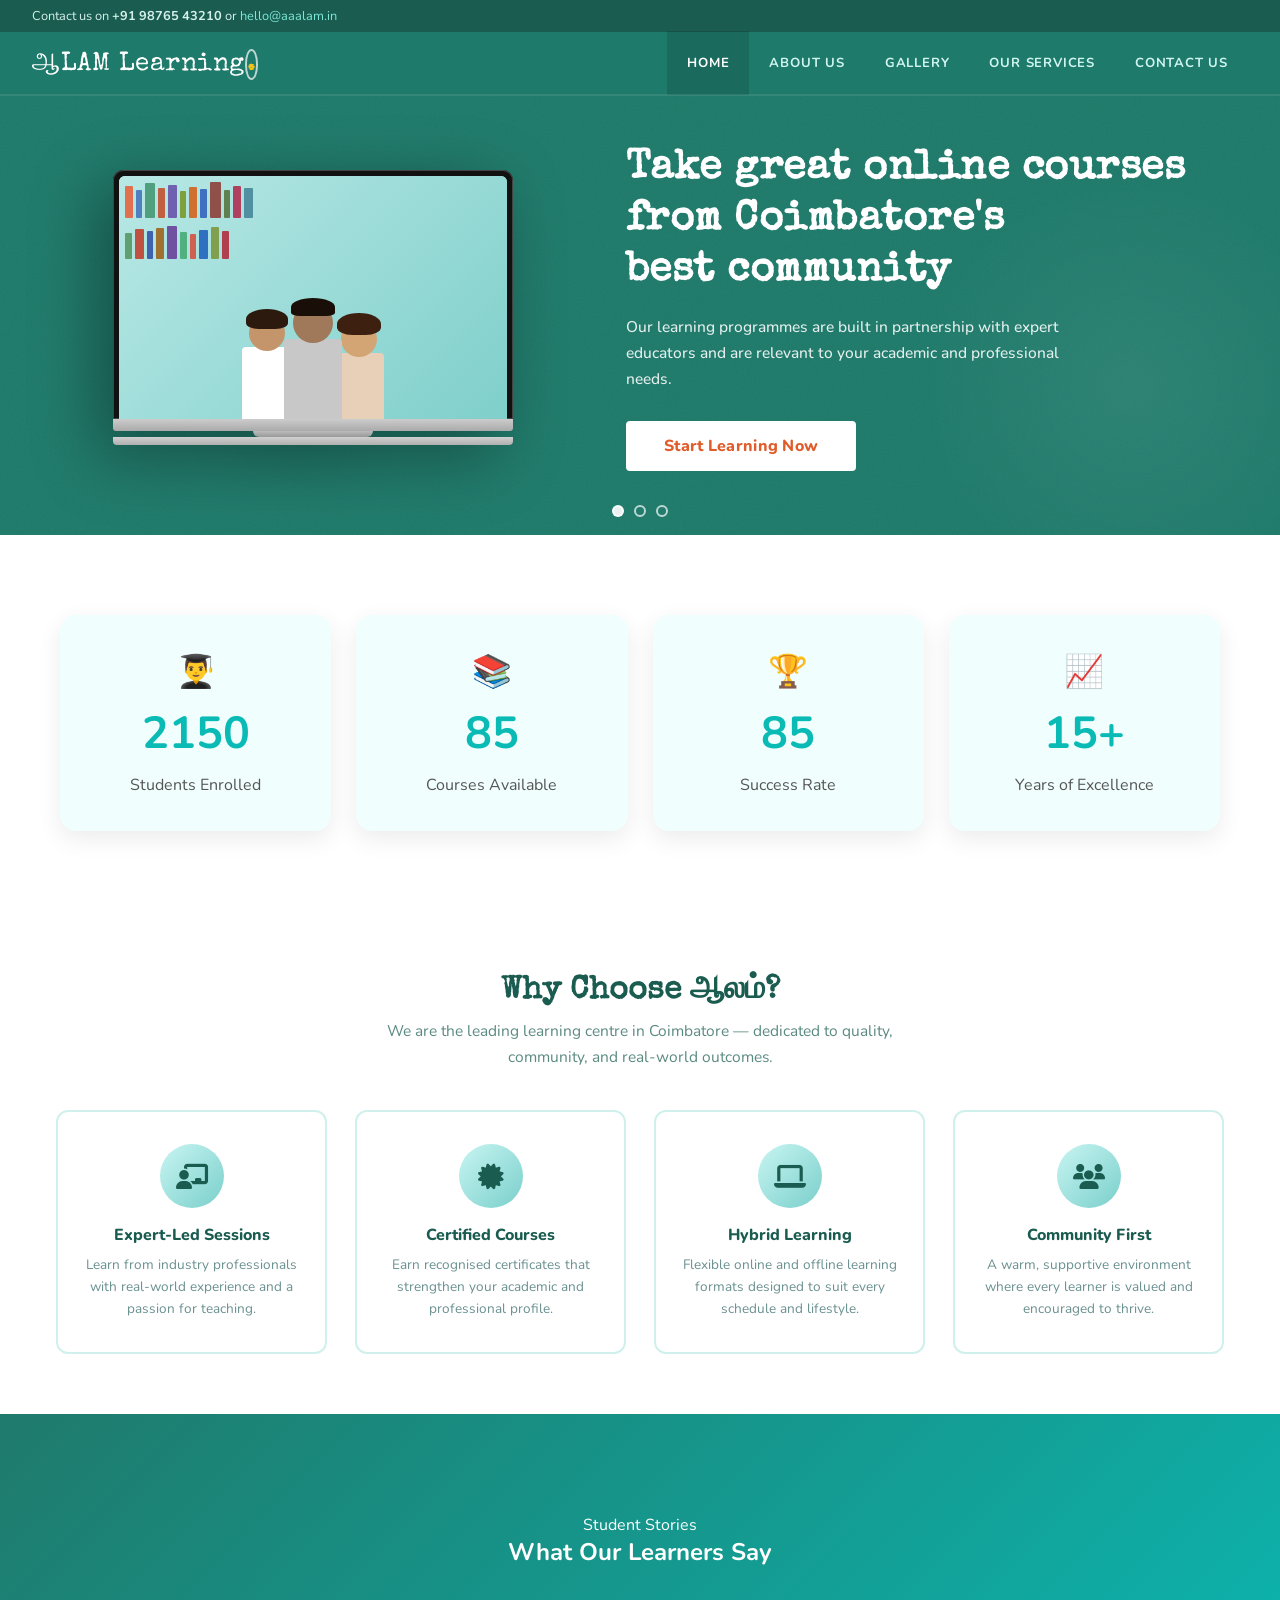
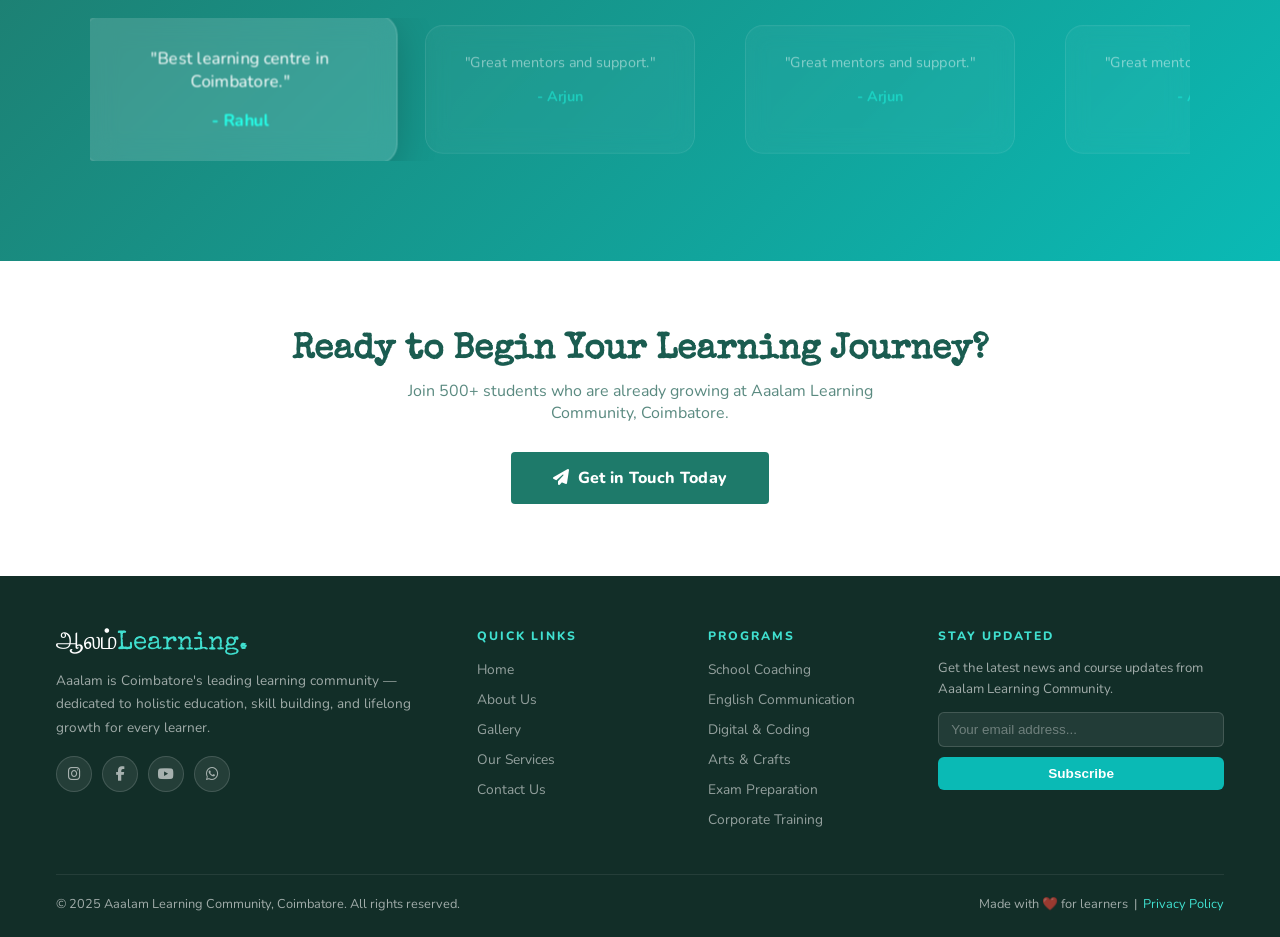
<file: index.html>
<!DOCTYPE html>
<html lang="en">
<head>
  <meta charset="UTF-8" />
  <meta name="viewport" content="width=device-width, initial-scale=1.0" />
  <title>Aaalam Learning Community</title>
  <meta name="description" content="Aaalam is a premier learning community and learning centre in Coimbatore offering quality education, skill development, and holistic growth for all age groups." />
  <meta name="keywords" content="aalam, aaalam learning community, aaalam coimbatore, learning centre in coimbatore, learning centre, education coimbatore" />
  <meta name="robots" content="index, follow" />
  <link rel="canonical" href="https://www.aaalam.in/" />
  <meta property="og:title" content="Aaalam Learning Community – Learning Centre in Coimbatore" />
  <meta property="og:description" content="Join Aaalam, the leading learning centre in Coimbatore." />
  <meta property="og:type" content="website" />
  

  <script type="application/ld+json">
  {
    "@context": "https://schema.org",
    "@type": "EducationalOrganization",
    "name": "Aaalam Learning Community",
    "description": "A premier learning centre in Coimbatore.",
    "address": { "@type": "PostalAddress", "addressLocality": "Coimbatore", "addressRegion": "Tamil Nadu", "addressCountry": "IN" },
    "url": "https://www.aaalam.in"
  }
  </script>

  <link href="https://fonts.googleapis.com/css2?family=Special+Elite&family=Nunito:wght@400;500;600;700;800&display=swap" rel="stylesheet" />
  <link rel="stylesheet" href="https://cdnjs.cloudflare.com/ajax/libs/font-awesome/6.5.0/css/all.min.css" />
  <link rel="stylesheet" href="./style.css" type="text/css">
  <script src="./script.js"></script>
</head>
<body>

<!-- ── TOP INFO BAR ──────────────────────────────────── -->
<div class="topbar">
  <div class="topbar-left">
    Contact us on <strong>+91 98765 43210</strong> or <a href="mailto:hello@aaalam.in">hello@aaalam.in</a>
  </div>
  
</div>

<!-- ── MAIN NAVBAR ───────────────────────────────────── -->
<nav class="navbar">
  <a href="#" class="logo">ஆLAM <span>Learning<span class="dot">.</span></span></a>
  <ul class="nav-links">
    <li><a href="index.html" class="active">HOME</a></li>
    <li><a href="/other pages/about.html">ABOUT US</a></li>
    <li><a href="/other pages/gallery.html">GALLERY</a></li>
    <li><a href="">OUR SERVICES</a></li>
    <li><a href="/other pages/contact.html">CONTACT US</a></li>
  </ul>
</nav>

<!-- ── HERO SLIDER ───────────────────────────────────── -->
<section class="hero-section" aria-label="Hero slider">
  <div class="slides-wrapper">

    <!-- Slide 1 -->
    <div class="slide active" id="slide-1">
      <div class="slide-image-col">
        <div class="laptop-frame">
          <div class="laptop-screen-wrap">
            <div class="laptop-screen">
              <div class="screen-photo">
                <!-- Bookshelf background -->
                <div class="screen-bg-shelves">
                  <div class="shelf-row">
                    <div class="book" style="width:8px;height:32px;background:#e07050;"></div>
                    <div class="book" style="width:6px;height:28px;background:#5080c0;"></div>
                    <div class="book" style="width:10px;height:35px;background:#50a080;"></div>
                    <div class="book" style="width:7px;height:30px;background:#c06040;"></div>
                    <div class="book" style="width:9px;height:33px;background:#7060b0;"></div>
                    <div class="book" style="width:6px;height:27px;background:#80a040;"></div>
                    <div class="book" style="width:8px;height:31px;background:#d07030;"></div>
                    <div class="book" style="width:7px;height:29px;background:#4070c0;"></div>
                    <div class="book" style="width:11px;height:36px;background:#90504a;"></div>
                    <div class="book" style="width:6px;height:28px;background:#608050;"></div>
                    <div class="book" style="width:8px;height:32px;background:#b04060;"></div>
                    <div class="book" style="width:9px;height:30px;background:#5090a0;"></div>
                  </div>
                  <div class="shelf-row" style="margin-top:4px;">
                    <div class="book" style="width:7px;height:26px;background:#60a070;"></div>
                    <div class="book" style="width:9px;height:30px;background:#c05040;"></div>
                    <div class="book" style="width:6px;height:28px;background:#4060b0;"></div>
                    <div class="book" style="width:8px;height:31px;background:#a07030;"></div>
                    <div class="book" style="width:10px;height:33px;background:#7050a0;"></div>
                    <div class="book" style="width:7px;height:27px;background:#50b080;"></div>
                    <div class="book" style="width:6px;height:25px;background:#d06050;"></div>
                    <div class="book" style="width:9px;height:29px;background:#3070c0;"></div>
                    <div class="book" style="width:8px;height:32px;background:#80a050;"></div>
                    <div class="book" style="width:7px;height:28px;background:#b04050;"></div>
                  </div>
                </div>
                <!-- Student group -->
                <div class="student-group">
                  <!-- Girl left -->
                  <div class="student s1" style="margin-right:-8px; z-index:1;">
                    <div class="student-head" style="width:36px;height:36px;background:#c4956a;border-radius:50%;position:relative;top:4px;">
                      <!-- Hair -->
                      <div style="position:absolute;top:-6px;left:-3px;right:-3px;height:20px;background:#2c1a0e;border-radius:50% 50% 30% 30%;"></div>
                    </div>
                    <div class="student-body" style="width:50px;height:72px;background:#fff;border-radius:4px 4px 0 0;display:flex;align-items:center;justify-content:center;">
                      <div style="font-size:0.5rem;color:#aaa;text-align:center;"></div>
                    </div>
                  </div>
                  <!-- Boy center -->
                  <div class="student s2" style="z-index:3;">
                    <div class="student-head" style="width:40px;height:40px;background:#a0785a;border-radius:50%;position:relative;top:4px;">
                      <div style="position:absolute;top:-5px;left:-2px;right:-2px;height:18px;background:#1a0e08;border-radius:50% 50% 20% 20%;"></div>
                    </div>
                    <div class="student-body" style="width:58px;height:80px;background:#c8c8c8;border-radius:4px 4px 0 0;"></div>
                  </div>
                  <!-- Girl right -->
                  <div class="student s3" style="margin-left:-8px;z-index:2;">
                    <div class="student-head" style="width:36px;height:36px;background:#d4a574;border-radius:50%;position:relative;top:4px;">
                      <div style="position:absolute;top:-8px;left:-4px;right:-4px;height:22px;background:#3d2010;border-radius:50% 50% 35% 35%;"></div>
                    </div>
                    <div class="student-body" style="width:50px;height:66px;background:#e8d0b8;border-radius:4px 4px 0 0;"></div>
                  </div>
                </div>
                <!-- Small laptop in screen -->
                <div style="position:absolute;bottom:22px;left:50%;transform:translateX(-50%);width:76px;height:44px;background:#e8e8e8;border-radius:3px;border:2px solid #999;display:flex;align-items:center;justify-content:center;">
                  <div style="width:62px;height:32px;background:#d0e8e5;border-radius:2px;"></div>
                </div>
                <!-- Pointing hand gesture hint -->
                <div style="position:absolute;bottom:38px;left:calc(50% - 60px);width:30px;height:6px;background:rgba(200,150,100,0.5);border-radius:3px;transform:rotate(-20deg);"></div>
              </div>
            </div>
          </div>
          <div class="laptop-base"></div>
          <div class="laptop-bottom"></div>
        </div>
      </div>

      <div class="slide-text-col">
        <h1 class="slide-title">
          Take great online courses<br>
          from Coimbatore's<br>
          best community
        </h1>
        <p class="slide-desc">
          Our learning programmes are built in partnership with expert educators and are relevant to your academic and professional needs.
        </p>
        <a href="#" class="slide-cta">Start Learning Now</a>
      </div>
    </div>

    <!-- Slide 2 -->
    <div class="slide" id="slide-2">
      <div class="slide-image-col">
        <div class="laptop-frame" style="animation-delay:0.3s;">
          <div class="laptop-screen-wrap">
            <div class="laptop-screen">
              <div style="width:100%;height:100%;background:linear-gradient(135deg,#a0d8d4,#60bcb8);display:flex;align-items:center;justify-content:center;flex-direction:column;gap:12px;">
                <div style="font-size:3.5rem;">📚</div>
                <div style="font-size:0.75rem;color:#1a5c50;font-weight:700;font-family:'Special Elite',cursive;">Knowledge Hub</div>
              </div>
            </div>
          </div>
          <div class="laptop-base"></div>
          <div class="laptop-bottom"></div>
        </div>
      </div>
      <div class="slide-text-col">
        <h1 class="slide-title">
          Expert mentors who<br>
          guide you every step<br>
          of the journey
        </h1>
        <p class="slide-desc">
          With 25+ dedicated educators and mentors, ஆலம் Learning Community ensures personalised attention for every learner.
        </p>
        <a href="#" class="slide-cta">Meet Our Mentors</a>
      </div>
    </div>

    <!-- Slide 3 -->
    <div class="slide" id="slide-3">
      <div class="slide-image-col">
        <div class="laptop-frame" style="animation-delay:0.6s;">
          <div class="laptop-screen-wrap">
            <div class="laptop-screen">
              <div style="width:100%;height:100%;background:linear-gradient(135deg,#b0e4e0,#70c8c4);display:flex;align-items:center;justify-content:center;flex-direction:column;gap:12px;">
                <div style="font-size:3.5rem;">🏆</div>
                <div style="font-size:0.75rem;color:#1a5c50;font-weight:700;font-family:'Special Elite',cursive;">Certified Excellence</div>
              </div>
            </div>
          </div>
          <div class="laptop-base"></div>
          <div class="laptop-bottom"></div>
        </div>
      </div>
      <div class="slide-text-col">
        <h1 class="slide-title">
          Earn certifications that<br>
          open doors to your<br>
          dream career
        </h1>
        <p class="slide-desc">
          Aaalam's industry-recognised certificates help you stand out. Over 500 students have already transformed their futures.
        </p>
        <a href="#" class="slide-cta">View Certifications</a>
      </div>
    </div>

  </div><!-- /slides-wrapper -->

  <!-- Slider Dots -->
  <div class="slider-dots" role="tablist" aria-label="Slider navigation">
    <div class="dot active" onclick="goSlide(0)" role="tab" aria-label="Slide 1"></div>
    <div class="dot" onclick="goSlide(1)" role="tab" aria-label="Slide 2"></div>
    <div class="dot" onclick="goSlide(2)" role="tab" aria-label="Slide 3"></div>
  </div>
</section>

<section class="stats">
  <div class="stat-card">
    <div class="icon">👨‍🎓</div>
    <h2 class="counter" data-target="5000">0</h2>
    <p>Students Enrolled</p>
  </div>

  <div class="stat-card">
    <div class="icon">📚</div>
    <h2 class="counter" data-target="120">0</h2>
    <p>Courses Available</p>
  </div>

  <div class="stat-card">
    <div class="icon">🏆</div>
    <h2 class="counter" data-target="98">0</h2>
    <p>Success Rate</p>
  </div>

  <div class="stat-card">
    <div class="icon">📈</div>
    <h2 class="counter" data-target="15">0</h2>
    <p>Years of Excellence</p>
  </div>
</section>

<!-- ── FEATURES SECTION ──────────────────────────────── -->
<section class="features-section">
  <div class="features-header">
    <h2>Why Choose ஆலம்?</h2>
    <p>We are the leading learning centre in Coimbatore — dedicated to quality, community, and real-world outcomes.</p>
  </div>
  <div class="features-grid">
    <div class="feature-card">
      <div class="feature-icon"><i class="fas fa-chalkboard-teacher"></i></div>
      <h3>Expert-Led Sessions</h3>
      <p>Learn from industry professionals with real-world experience and a passion for teaching.</p>
    </div>
    <div class="feature-card">
      <div class="feature-icon"><i class="fas fa-certificate"></i></div>
      <h3>Certified Courses</h3>
      <p>Earn recognised certificates that strengthen your academic and professional profile.</p>
    </div>
    <div class="feature-card">
      <div class="feature-icon"><i class="fas fa-laptop"></i></div>
      <h3>Hybrid Learning</h3>
      <p>Flexible online and offline learning formats designed to suit every schedule and lifestyle.</p>
    </div>
    <div class="feature-card">
      <div class="feature-icon"><i class="fas fa-users"></i></div>
      <h3>Community First</h3>
      <p>A warm, supportive environment where every learner is valued and encouraged to thrive.</p>
    </div>
  </div>
</section>


<!-- ── TESTIMONIALS ──────────────────────────────────── -->
<section class="testimonials">
  <div class="container">
    <p class="section-tag">Student Stories</p>
    <h2>What Our Learners Say</h2>

    <div class="slider">
      <div class="slides">

        <div class="card">
          <p>"Aalam transformed my learning journey completely."</p>
          <h4>- Priya</h4>
        </div>

        <div class="card active">
          <p>"Best learning centre in Coimbatore."</p>
          <h4>- Rahul</h4>
        </div>

        <div class="card">
          <p>"Great mentors and support."</p>
          <h4>- Arjun</h4>
        </div>
         <div class="card">
          <p>"Great mentors and support."</p>
          <h4>- Arjun</h4>
        </div>

         <div class="card">
          <p>"Great mentors and support."</p>
          <h4>- Arjun</h4>
        </div>

         <div class="card">
          <p>"Great mentors and support."</p>
          <h4>- Arjun</h4>
        </div>


      </div>
    </div>
  </div>
</section>
<!-- ── CTA ───────────────────────────────────────────── -->
<section class="cta-section">
  <h2>Ready to Begin Your Learning Journey?</h2>
  <p>Join 500+ students who are already growing at Aaalam Learning Community, Coimbatore.</p>
  <a href="#" class="cta-btn"><i class="fas fa-paper-plane"></i> &nbsp;Get in Touch Today</a>
</section>

<!-- ── FOOTER ────────────────────────────────────────── -->
<footer>
  <div class="footer-grid">
    <div class="footer-brand">
      <span class="logo-f">ஆலம்<span>Learning.</span></span>
      <p>Aaalam is Coimbatore's leading learning community — dedicated to holistic education, skill building, and lifelong growth for every learner.</p>
      <div class="footer-socials">
        <a href="#" class="fsoc"><i class="fab fa-instagram"></i></a>
        <a href="#" class="fsoc"><i class="fab fa-facebook-f"></i></a>
        <a href="#" class="fsoc"><i class="fab fa-youtube"></i></a>
        <a href="#" class="fsoc"><i class="fab fa-whatsapp"></i></a>
      </div>
    </div>
    <div>
      <h4>Quick Links</h4>
      <ul>
        <li><a href="index.html">Home</a></li>
        <li><a href="/other pages/about.html">About Us</a></li>
        <li><a href="/other pages/gallery.html">Gallery</a></li>
        <li><a href="#">Our Services</a></li>
        <li><a href="#">Contact Us</a></li>
      </ul>
    </div>
    <div>
      <h4>Programs</h4>
      <ul>
        <li><a href="#">School Coaching</a></li>
        <li><a href="#">English Communication</a></li>
        <li><a href="#">Digital & Coding</a></li>
        <li><a href="#">Arts & Crafts</a></li>
        <li><a href="#">Exam Preparation</a></li>
        <li><a href="#">Corporate Training</a></li>
      </ul>
    </div>
    <div>
      <h4>Stay Updated</h4>
      <p style="font-size:0.83rem;margin-bottom:12px;line-height:1.6;">Get the latest news and course updates from Aaalam Learning Community.</p>
      <div class="footer-nl">
        <input type="email" placeholder="Your email address..." />
        <button class="footer-nl-btn">Subscribe</button>
      </div>
    </div>
  </div>
  <div class="footer-bottom">
    <span>© 2025 Aaalam Learning Community, Coimbatore. All rights reserved.</span>
    <span>Made with ❤️ for learners &nbsp;|&nbsp; <a href="#">Privacy Policy</a></span>
  </div>
</footer>
<script>
const counters = document.querySelectorAll('.counter');
let started = false;

const startCounter = () => {
  counters.forEach(counter => {
    const updateCount = () => {
      const target = +counter.getAttribute('data-target');
      const count = +counter.innerText;

      const speed = 200; // lower = faster
      const increment = target / speed;

      if (count < target) {
        counter.innerText = Math.ceil(count + increment);
        setTimeout(updateCount, 15);
      } else {
        counter.innerText = target + "+";
      }
    };
    updateCount();
  });
};

// Intersection Observer (trigger on scroll)
const observer = new IntersectionObserver(entries => {
  entries.forEach(entry => {
    if (entry.isIntersecting && !started) {
      startCounter();
      started = true;
    }
  });
}, { threshold: 0.5 });

observer.observe(document.querySelector('.stats'));
</script>

<script>
document.addEventListener("DOMContentLoaded", () => {
  const slides = document.querySelector('.slides');
  const cards = document.querySelectorAll('.card');
  const section = document.querySelector('.testimonials');

  let index = 1;
  let interval;

  function updateSlider() {
    slides.style.transform = `translateX(-${index * 320}px)`;

    cards.forEach(card => card.classList.remove('active'));
    if (cards[index]) cards[index].classList.add('active');
  }

  function startSlider() {
    interval = setInterval(() => {
      index++;
      if (index >= cards.length - 1) index = 1;
      updateSlider();
    }, 2500);
  }

  function stopSlider() {
    clearInterval(interval);
  }

  // Scroll trigger
  const observer = new IntersectionObserver(entries => {
    entries.forEach(entry => {
      if (entry.isIntersecting) startSlider();
      else stopSlider();
    });
  }, { threshold: 0.3 });

  observer.observe(section);

  updateSlider();
});
</script>

</body>
</html>
</file>
<file: style.css>
*, *::before, *::after { box-sizing: border-box; margin: 0; padding: 0; }
    html { font-size: 16px; }
    body {
      font-family: 'Nunito', sans-serif;
      background: #fff;
      overflow-x: hidden;
    }

    /* ── TOP BAR ─────────────────────────────────── */
    .topbar {
      background: #1a5c50;
      padding: 7px 32px;
      display: flex;
      align-items: center;
      justify-content: space-between;
      font-size: 0.8rem;
      color: #d4f0eb;
    }
    .topbar-left a {
      color: #7ee8d8;
      text-decoration: none;
    }
    .topbar-right {
      display: flex;
      align-items: center;
      gap: 8px;
    }
    .topbar-btn {
      padding: 4px 14px;
      border-radius: 4px;
      border: none;
      font-size: 0.78rem;
      font-family: 'Nunito', sans-serif;
      font-weight: 700;
      cursor: pointer;
      display: inline-flex;
      align-items: center;
      gap: 5px;
    }
    .btn-currency {
      background: #f5c518;
      color: #222;
    }
    .btn-cart {
      background: #f5c518;
      color: #222;
    }
    .btn-lang {
      background: #f5c518;
      color: #222;
    }
    .btn-register {
      background: #0abab5;
      color: #fff;
    }
    .btn-login {
      background: #0abab5;
      color: #fff;
    }

    /* ── MAIN NAVBAR ─────────────────────────────── */
    .navbar {
      background: #1e7a6a;
      padding: 0 32px;
      display: flex;
      align-items: center;
      justify-content: space-between;
      height: 64px;
      border-bottom: 2px solid rgba(255,255,255,0.1);
    }
    .logo {
      font-family: 'Special Elite', cursive;
      font-size: 1.65rem;
      color: #fff;
      text-decoration: none;
      letter-spacing: 0.5px;
    }
    .logo span {
      color: #fff;
      font-weight: 400;
    }
    .logo .dot { color: #f5c518; }

    .nav-links {
      display: flex;
      align-items: center;
      list-style: none;
      gap: 0;
    }
    .nav-links li a {
      display: block;
      padding: 0 20px;
      height: 64px;
      line-height: 64px;
      color: #d0f5f0;
      text-decoration: none;
      font-size: 0.82rem;
      font-weight: 700;
      letter-spacing: 0.8px;
      text-transform: uppercase;
      transition: background 0.25s, color 0.25s;
    }
    .nav-links li a:hover,
    .nav-links li a.active {
      background: rgba(0,0,0,0.12);
      color: #fff;
    }
    .nav-search {
      background: none;
      border: none;
      color: #d0f5f0;
      font-size: 1.15rem;
      cursor: pointer;
      padding: 0 8px;
      transition: color 0.2s;
    }
    .nav-search:hover { color: #fff; }

    /* ── HERO SLIDER ─────────────────────────────── */
    .hero-section {
      position: relative;
      background-color: #1e7a6a;
      overflow: hidden;
      min-height: 420px;
    }

    /* Noise / texture overlay */
    .hero-section::before {
      content: '';
      position: absolute;
      inset: 0;
      background-image:
        url("data:image/svg+xml,%3Csvg xmlns='http://www.w3.org/2000/svg' width='300' height='300'%3E%3Cfilter id='noise'%3E%3CfeTurbulence type='fractalNoise' baseFrequency='0.65' numOctaves='3' stitchTiles='stitch'/%3E%3CfeColorMatrix type='saturate' values='0'/%3E%3C/filter%3E%3Crect width='300' height='300' filter='url(%23noise)' opacity='0.08'/%3E%3C/svg%3E");
      opacity: 0.55;
      z-index: 1;
      pointer-events: none;
    }

    /* Subtle radial glow bottom right */
    .hero-section::after {
      content: '';
      position: absolute;
      bottom: -60px; right: -60px;
      width: 420px; height: 420px;
      border-radius: 50%;
      background: radial-gradient(circle, rgba(255,255,255,0.06) 0%, transparent 70%);
      z-index: 1;
      pointer-events: none;
    }

    .slides-wrapper {
      position: relative;
      z-index: 2;
    }

    .slide {
      display: none;
      min-height: 420px;
      align-items: center;
      padding: 48px 56px 64px 56px;
      gap: 0;
    }
    .slide.active { display: flex; }

    /* Laptop / image side */
    .slide-image-col {
      flex: 0 0 44%;
      display: flex;
      align-items: flex-end;
      justify-content: center;
      position: relative;
    }

    /* Laptop frame */
    .laptop-frame {
      position: relative;
      width: 100%;
      max-width: 400px;
      filter: drop-shadow(-16px 16px 32px rgba(0,0,0,0.35));
      animation: floatLaptop 4s ease-in-out infinite;
    }
    @keyframes floatLaptop {
      0%,100% { transform: translateY(0px); }
      50% { transform: translateY(-10px); }
    }

    .laptop-screen-wrap {
      background: #111;
      border-radius: 10px 10px 0 0;
      padding: 6px 6px 0 6px;
      box-shadow: inset 0 0 0 1px #444;
    }
    .laptop-screen {
      background: linear-gradient(135deg, #d0f0ee 0%, #a0e0dc 50%, #7acfcb 100%);
      border-radius: 6px 6px 0 0;
      width: 100%;
      aspect-ratio: 16/10;
      display: flex;
      align-items: center;
      justify-content: center;
      overflow: hidden;
      position: relative;
    }

    /* Simulated students photo inside the screen */
    .screen-photo {
      width: 100%; height: 100%;
      display: flex; align-items: center; justify-content: center;
      background: linear-gradient(135deg, #b8e8e5 0%, #7fcfcb 100%);
      position: relative;
      overflow: hidden;
    }
    /* Three student silhouettes */
    .student-group {
      display: flex;
      align-items: flex-end;
      gap: 0px;
      position: absolute;
      bottom: 0;
    }
    .student {
      display: flex;
      flex-direction: column;
      align-items: center;
    }
    .student-head {
      border-radius: 50%;
      background: #8B6F47;
    }
    .student-body {
      border-radius: 4px 4px 0 0;
    }
    /* Student 1 – left girl */
    .s1 .student-head { width: 38px; height: 38px; background: #c4956a; position: relative; top: 4px; }
    .s1 .student-body { width: 54px; height: 70px; background: #fff; }
    /* Student 2 – center boy */
    .s2 .student-head { width: 42px; height: 42px; background: #a0785a; position: relative; top: 4px; }
    .s2 .student-body { width: 60px; height: 80px; background: #ccc; }
    /* Student 3 – right girl */
    .s3 .student-head { width: 38px; height: 38px; background: #d4a574; position: relative; top: 4px; }
    .s3 .student-body { width: 52px; height: 65px; background: #e8d5c0; }

    /* Little laptop on screen */
    .screen-inner-laptop {
      position: absolute;
      bottom: 30px;
      left: 50%;
      transform: translateX(-50%);
      width: 80px;
      height: 50px;
      background: #f0f0f0;
      border-radius: 4px;
      border: 2px solid #888;
      display: flex; align-items: center; justify-content: center;
      font-size: 0.55rem; color: #aaa;
    }

    /* Bookshelf background in screen */
    .screen-bg-shelves {
      position: absolute;
      top: 0; left: 0; right: 0;
      height: 55%;
      display: flex;
      flex-direction: column;
      gap: 4px;
      padding: 6px;
      overflow: hidden;
    }
    .shelf-row {
      display: flex;
      gap: 3px;
      align-items: flex-end;
    }
    .book {
      border-radius: 1px;
      flex-shrink: 0;
    }

    .laptop-base {
      background: linear-gradient(to bottom, #ccc, #aaa);
      height: 12px;
      border-radius: 0 0 3px 3px;
      position: relative;
    }
    .laptop-base::after {
      content: '';
      position: absolute;
      bottom: -6px; left: 50%;
      transform: translateX(-50%);
      width: 30%; height: 6px;
      background: linear-gradient(to bottom, #bbb, #999);
      border-radius: 0 0 6px 6px;
    }
    .laptop-bottom {
      background: linear-gradient(to bottom, #d0d0d0, #b0b0b0);
      height: 8px;
      border-radius: 0 0 4px 4px;
      margin-top: 6px;
    }

    /* Text side */
    .slide-text-col {
      flex: 1;
      padding-left: 56px;
      color: #fff;
    }
    .slide-title {
      font-family: 'Special Elite', cursive;
      font-size: clamp(1.8rem, 3.2vw, 2.65rem);
      line-height: 1.25;
      color: #ffffff;
      margin-bottom: 16px;
      letter-spacing: 0.5px;
      animation: fadeInRight 0.7s ease both;
    }
    @keyframes fadeInRight {
      from { opacity: 0; transform: translateX(30px); }
      to { opacity: 1; transform: translateX(0); }
    }
    .slide-desc {
      font-size: 0.97rem;
      color: rgba(255,255,255,0.88);
      line-height: 1.7;
      margin-bottom: 28px;
      max-width: 440px;
      font-weight: 500;
      animation: fadeInRight 0.7s 0.15s ease both;
    }
    .slide-cta {
      display: inline-block;
      background: #fff;
      color: #e05c2a;
      font-size: 1rem;
      font-weight: 800;
      padding: 14px 38px;
      border-radius: 4px;
      text-decoration: none;
      letter-spacing: 0.3px;
      transition: background 0.25s, color 0.25s, transform 0.2s, box-shadow 0.2s;
      border: none; cursor: pointer;
      animation: fadeInRight 0.7s 0.3s ease both;
    }
    .slide-cta:hover {
      background: #f0fffe;
      color: #c04a20;
      transform: translateY(-2px);
      box-shadow: 0 8px 24px rgba(0,0,0,0.18);
    }

    /* Slider dots */
    .slider-dots {
      position: absolute;
      bottom: 18px;
      left: 50%;
      transform: translateX(-50%);
      display: flex;
      gap: 10px;
      z-index: 10;
    }
    .dot {
      width: 12px; height: 12px;
      border-radius: 50%;
      border: 2px solid rgba(255,255,255,0.7);
      background: transparent;
      cursor: pointer;
      transition: background 0.3s, border-color 0.3s;
    }
    .dot.active {
      background: rgba(255,255,255,0.9);
      border-color: rgba(255,255,255,0.9);
    }

    /* ── FEATURES SECTION ────────────────────────── */
    .features-section {
      background: #fff;
      padding: 60px 56px;
    }
    .features-header {
      text-align: center;
      margin-bottom: 40px;
    }
    .features-header h2 {
      font-family: 'Special Elite', cursive;
      font-size: 2rem;
      color: #1a5c50;
      margin-bottom: 10px;
    }
    .features-header p {
      color: #5a8a80;
      font-size: 0.97rem;
      max-width: 560px;
      margin: 0 auto;
      line-height: 1.7;
    }
    .features-grid {
      display: grid;
      grid-template-columns: repeat(4, 1fr);
      gap: 28px;
    }
    .feature-card {
      text-align: center;
      padding: 32px 20px;
      border: 2px solid #d0f0ec;
      border-radius: 12px;
      transition: transform 0.3s, box-shadow 0.3s, border-color 0.3s;
      cursor: default;
    }
    .feature-card:hover {
      transform: translateY(-6px);
      box-shadow: 0 12px 32px rgba(10,186,181,0.14);
      border-color: #0abab5;
    }
    .feature-icon {
      width: 64px; height: 64px;
      border-radius: 50%;
      background: linear-gradient(135deg, #c8f5f2, #7acfcb);
      display: flex; align-items: center; justify-content: center;
      margin: 0 auto 16px;
      font-size: 1.6rem;
      color: #1a5c50;
      transition: transform 0.3s;
    }
    .feature-card:hover .feature-icon { transform: scale(1.1) rotate(5deg); }
    .feature-card h3 {
      font-size: 1rem;
      font-weight: 800;
      color: #1a5c50;
      margin-bottom: 8px;
    }
    .feature-card p {
      font-size: 0.85rem;
      color: #6a9090;
      line-height: 1.6;
    }

    /* ── TESTIMONIALS ────────────────────────────── */
    .testimonials-section {
      background: #1e7a6a;
      padding: 60px 56px;
    }
    .testimonials-section .section-title { color: #fff; }
    .testimonials-section .section-sub { color: rgba(255,255,255,0.75); }
    .testimonials-track {
      display: flex; gap: 20px; overflow-x: auto;
      padding-bottom: 8px; scrollbar-width: none;
      margin-top: 32px;
    }
    .testimonials-track::-webkit-scrollbar { display: none; }
    .t-card {
      background: rgba(255,255,255,0.1);
      backdrop-filter: blur(10px);
      border: 1px solid rgba(255,255,255,0.18);
      border-radius: 14px;
      padding: 24px;
      min-width: 280px; flex-shrink: 0;
      transition: transform 0.3s, background 0.3s;
    }
    .t-card:hover { transform: translateY(-4px); background: rgba(255,255,255,0.15); }
    .t-stars { color: #f5c518; font-size: 0.85rem; margin-bottom: 10px; }
    .t-text { font-size: 0.9rem; color: rgba(255,255,255,0.9); line-height: 1.7; font-style: italic; margin-bottom: 16px; }
    .t-author { display: flex; align-items: center; gap: 10px; }
    .t-avatar {
      width: 40px; height: 40px; border-radius: 50%;
      background: linear-gradient(135deg, #40e0d0, #1a7a6a);
      display: flex; align-items: center; justify-content: center;
      color: #fff; font-weight: 800; font-size: 0.95rem;
    }
    .t-name { font-weight: 700; font-size: 0.88rem; color: #fff; }
    .t-role { font-size: 0.76rem; color: rgba(255,255,255,0.6); }

    /* ── CTA BANNER ──────────────────────────────── */
    .cta-section {
      background: #fff;
      padding: 72px 56px;
      text-align: center;
    }
    .cta-section h2 {
      font-family: 'Special Elite', cursive;
      font-size: 2.2rem;
      color: #1a5c50;
      margin-bottom: 12px;
    }
    .cta-section p {
      color: #5a8a80;
      font-size: 1rem;
      margin-bottom: 28px;
      max-width: 500px;
      margin-left: auto; margin-right: auto;
    }
    .cta-btn {
      display: inline-block;
      background: #1e7a6a;
      color: #fff;
      font-size: 1rem;
      font-weight: 800;
      padding: 15px 42px;
      border-radius: 4px;
      text-decoration: none;
      transition: background 0.25s, transform 0.2s;
      letter-spacing: 0.3px;
    }
    .cta-btn:hover { background: #155a4c; transform: translateY(-2px); }

    /* ── FOOTER ──────────────────────────────────── */
    footer {
      background: #122e28;
      color: rgba(255,255,255,0.6);
      padding: 52px 56px 24px;
    }
    .footer-grid {
      display: grid;
      grid-template-columns: 2fr 1fr 1fr 1.5fr;
      gap: 40px;
      margin-bottom: 36px;
    }
    .footer-brand .logo-f {
      font-family: 'Special Elite', cursive;
      font-size: 1.6rem;
      color: #fff;
      margin-bottom: 12px;
      display: block;
    }
    .footer-brand .logo-f span { color: #40e0d0; }
    .footer-brand p { font-size: 0.85rem; line-height: 1.75; }
    footer h4 {
      font-size: 0.76rem; font-weight: 800;
      letter-spacing: 2px; text-transform: uppercase;
      color: #40e0d0; margin-bottom: 14px;
    }
    footer ul { list-style: none; }
    footer ul li { margin-bottom: 8px; }
    footer ul li a {
      color: rgba(255,255,255,0.55);
      text-decoration: none;
      font-size: 0.86rem;
      transition: color 0.2s;
    }
    footer ul li a:hover { color: #40e0d0; }
    .footer-nl input {
      width: 100%;
      padding: 9px 12px;
      border: 1px solid rgba(255,255,255,0.15);
      background: rgba(255,255,255,0.07);
      border-radius: 6px;
      color: #fff;
      font-size: 0.84rem;
      margin-bottom: 10px;
      outline: none;
    }
    .footer-nl input::placeholder { color: rgba(255,255,255,0.35); }
    .footer-nl input:focus { border-color: #40e0d0; }
    .footer-nl-btn {
      width: 100%;
      padding: 9px;
      background: #0abab5;
      color: #fff;
      border: none;
      border-radius: 6px;
      font-weight: 800;
      font-size: 0.85rem;
      cursor: pointer;
      transition: background 0.25s;
    }
    .footer-nl-btn:hover { background: #089a95; }
    .footer-bottom {
      border-top: 1px solid rgba(255,255,255,0.08);
      padding-top: 20px;
      display: flex;
      justify-content: space-between;
      font-size: 0.8rem;
      flex-wrap: wrap;
      gap: 6px;
    }
    .footer-bottom a { color: #40e0d0; text-decoration: none; }
    .footer-socials { display: flex; gap: 10px; margin-top: 16px; }
    .fsoc {
      width: 36px; height: 36px; border-radius: 50%;
      background: rgba(255,255,255,0.08);
      border: 1px solid rgba(255,255,255,0.14);
      display: flex; align-items: center; justify-content: center;
      color: rgba(255,255,255,0.6); font-size: 0.9rem;
      text-decoration: none;
      transition: background 0.2s, color 0.2s;
    }
    .fsoc:hover { background: #0abab5; color: #fff; }

    /* ── RESPONSIVE ──────────────────────────────── */
    @media (max-width: 1024px) {
      .slide { padding: 40px 32px 64px; }
      .slide-text-col { padding-left: 36px; }
      .features-grid { grid-template-columns: repeat(2,1fr); }
      .courses-grid { grid-template-columns: repeat(2,1fr); }
      .footer-grid { grid-template-columns: 1fr 1fr; }
    }
    @media (max-width: 768px) {
      .topbar { flex-direction: column; gap: 6px; text-align: center; }
      .navbar { padding: 0 20px; }
      .nav-links { display: none; }
      .slide { flex-direction: column; padding: 36px 24px 60px; }
      .slide-image-col { flex: none; width: 100%; margin-bottom: 24px; }
      .slide-text-col { padding-left: 0; text-align: center; }
      .slide-desc { margin: 0 auto 24px; }
      .features-section, .courses-section, .testimonials-section, .cta-section { padding: 48px 24px; }
      .features-grid { grid-template-columns: 1fr 1fr; gap: 16px; }
      .courses-grid { grid-template-columns: 1fr; }
      .footer-grid { grid-template-columns: 1fr; gap: 24px; }
      footer { padding: 40px 24px 20px; }
    }
    @media (max-width: 480px) {
      .features-grid { grid-template-columns: 1fr; }
      .topbar-right { flex-wrap: wrap; justify-content: center; }
    }
    .stats {
  display: grid;
  grid-template-columns: repeat(4, 1fr);
  gap: 25px;
  padding: 80px 60px;
}

/* Card */
.stat-card {
  background: #f0fffe;
  border-radius: 16px;
  padding: 35px 25px;
  text-align: center;
  box-shadow: 0 8px 25px rgba(0,0,0,0.08);
  transition: all 0.3s ease;
}

.stat-card:hover {
  transform: translateY(-10px) scale(1.02);
}

/* Icon */
.icon {
  font-size: 2rem;
  margin-bottom: 10px;
}

/* Counter */
.counter {
  font-size: 2.8rem;
  font-weight: 700;
  color: #0ABAB5;
  margin: 10px 0;
}

/* Text */
.stat-card p {
  font-size: 1rem;
  color: #555;
}

/* ========== RESPONSIVE BREAKPOINTS ========== */

/* Tablets */
@media (max-width: 1024px) {
  .stats {
    grid-template-columns: repeat(2, 1fr);
    padding: 60px 40px;
  }

  .counter {
    font-size: 2.4rem;
  }
}

/* Mobile */
@media (max-width: 600px) {
  .stats {
    grid-template-columns: 1fr;
    padding: 50px 20px;
  }

  .stat-card {
    padding: 25px 15px;
  }

  .counter {
    font-size: 2rem;
  }

  .icon {
    font-size: 1.5rem;
  }

  .stat-card p {
    font-size: 0.9rem;
  }
}

/* Large Screens */
@media (min-width: 1400px) {
  .stats {
    max-width: 1200px;
    margin: auto;
  }
}
.testimonials {
  background: linear-gradient(135deg, #1f7a6c, #0ABAB5);
  padding: 100px 20px;
  color: white;
  text-align: center;
}

.container {
  max-width: 1100px;
  margin: auto;
}

/* SLIDER */
.slider {
  overflow: hidden;
  position: relative;
  margin-top: 50px;
}

.slides {
  display: flex;
  gap: 20px;
  transition: transform 0.6s ease;
}

/* CARD */
.card {
  min-width: 300px;
  max-width: 320px;
  padding: 30px;
  border-radius: 20px;
  background: rgba(255,255,255,0.08);
  backdrop-filter: blur(12px);
  border: 1px solid rgba(255,255,255,0.2);
  opacity: 0.5;
  transform: scale(0.9);
  transition: all 0.4s ease;
}

/* ACTIVE CARD (focus effect) */
.card.active {
  opacity: 1;
  transform: scale(1.05);
  background: rgba(255,255,255,0.15);
  box-shadow: 0 10px 40px rgba(0,0,0,0.2);
}

/* TEXT */
.card p {
  font-size: 1rem;
  margin-bottom: 15px;
}

.card h4 {
  color: #26FFE9;
}

/* RESPONSIVE */
@media (max-width: 768px) {
  .slides {
    justify-content: center;
  }

  .card {
    min-width: 80%;
  }
}
</file>
